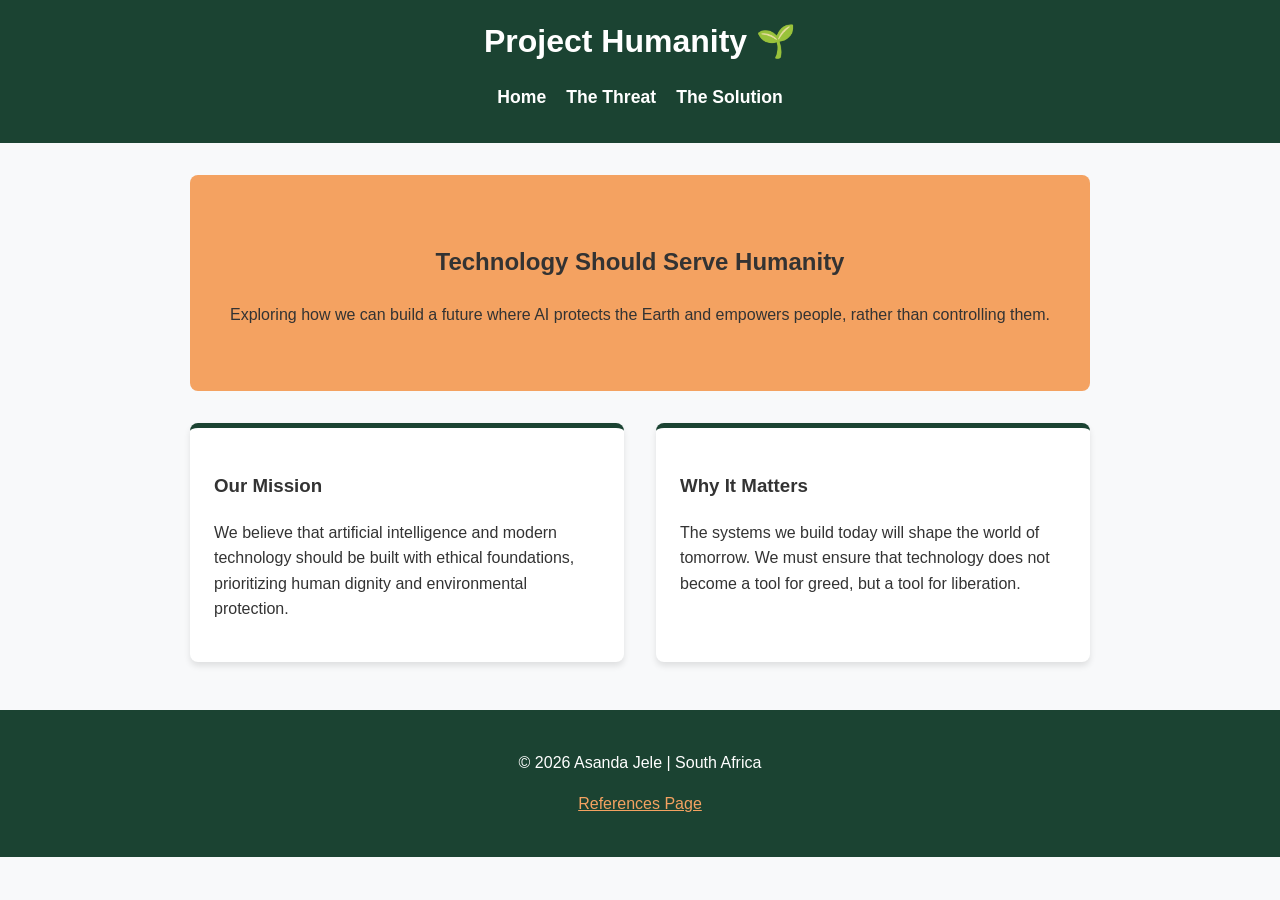
<file: project/index.html>
<!DOCTYPE html>
<html lang="en">
<head>
    <meta charset="UTF-8">
    <meta name="viewport" content="width=device-width, initial-scale=1.0">
    <meta name="description" content="Project Humanity: Exploring how technology and AI can be used to serve humanity and protect the Earth.">
    <meta name="author" content="Asanda Jele">
    <title>Project Humanity - Home</title>
    <link rel="stylesheet" href="project.css">
</head>
<body>
    <header>
        <h1>Project Humanity 🌱</h1>
        <nav>
            <ul>
                <li><a href="index.html">Home</a></li>
                <li><a href="threat.html">The Threat</a></li>
                <li><a href="solution.html">The Solution</a></li>
            </ul>
        </nav>
    </header>

    <main>
        <section class="hero">
            <h2>Technology Should Serve Humanity</h2>
            <p>Exploring how we can build a future where AI protects the Earth and empowers people, rather than controlling them.</p>
        </section>

        <section class="grid-cards">
            <div class="card">
                <h3>Our Mission</h3>
                <p>We believe that artificial intelligence and modern technology should be built with ethical foundations, prioritizing human dignity and environmental protection.</p>
            </div>
            <div class="card">
                <h3>Why It Matters</h3>
                <p>The systems we build today will shape the world of tomorrow. We must ensure that technology does not become a tool for greed, but a tool for liberation.</p>
            </div>
        </section>
    </main>

    <footer>
        <p>&copy; 2026 Asanda Jele | South Africa</p>
        <p><a href="references.html">References Page</a></p>
    </footer>
</body>
</html>
</file>
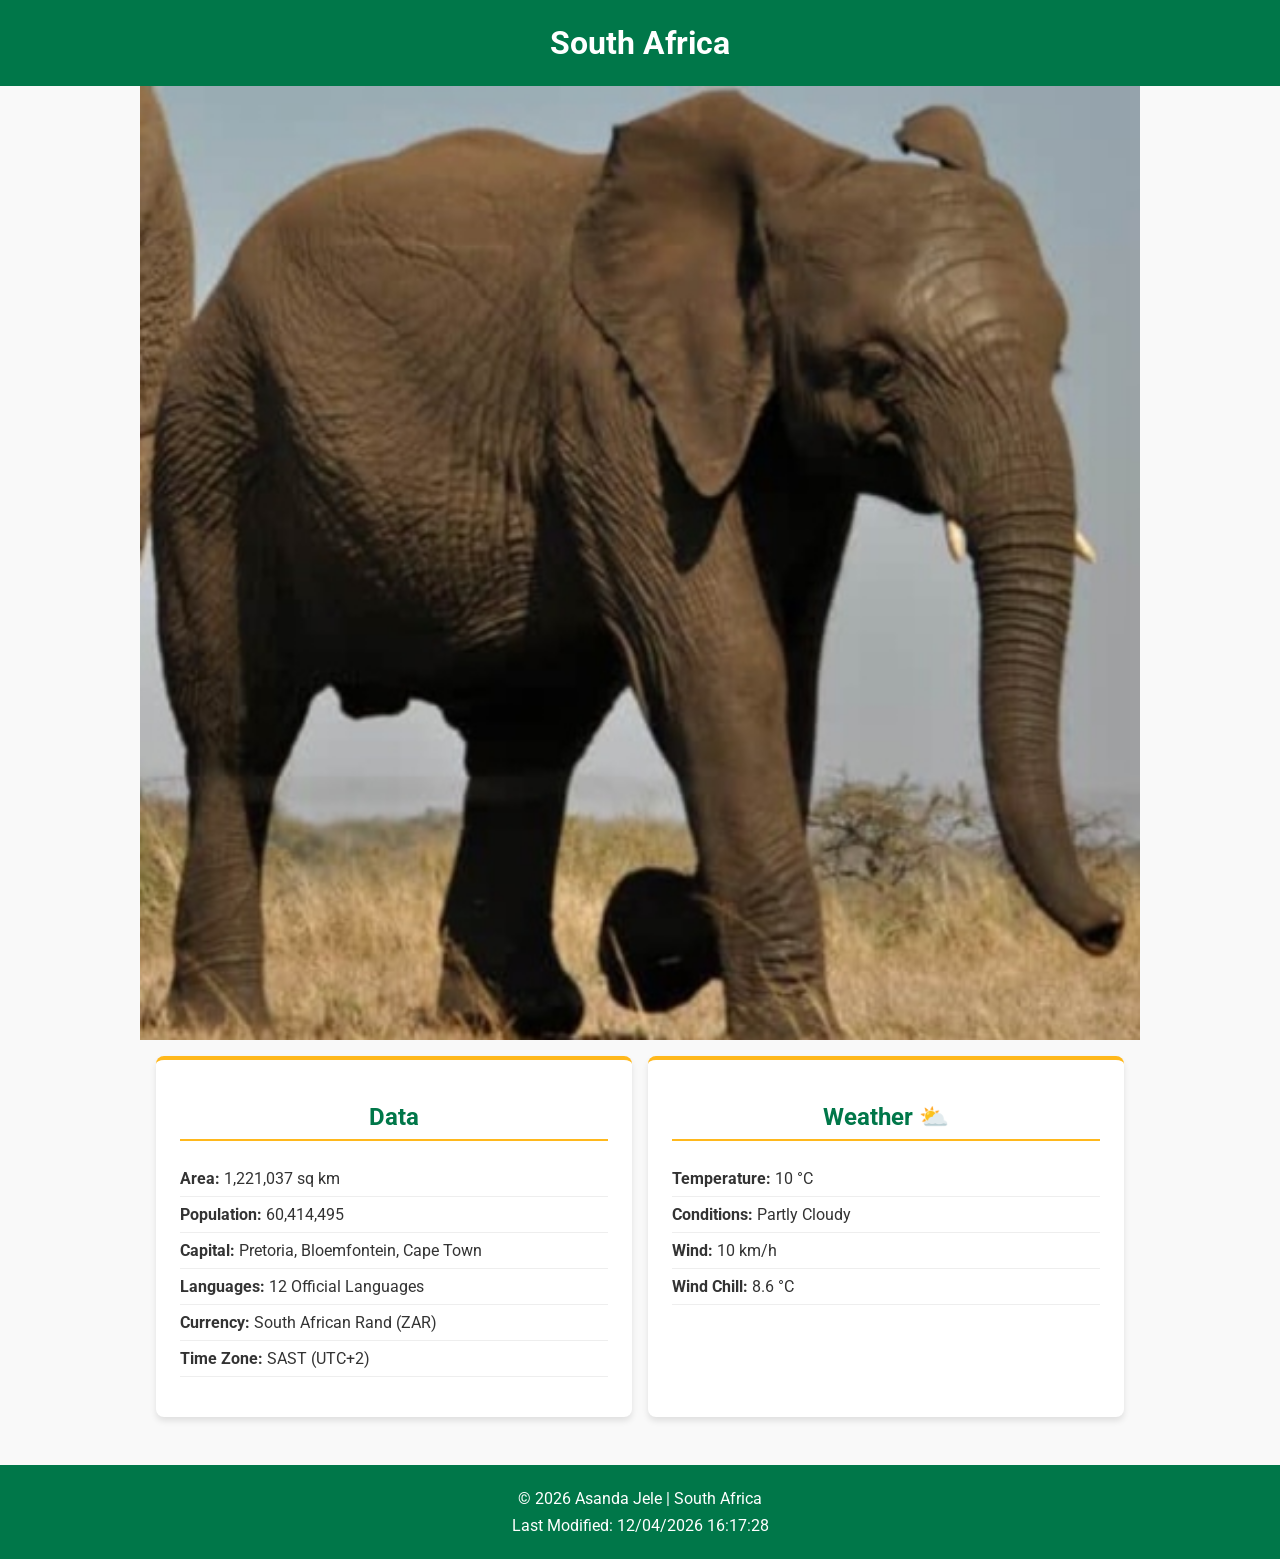
<file: place.html>
<!DOCTYPE html>
<html lang="en">
<head>
    <meta charset="UTF-8">
    <meta name="viewport" content="width=device-width, initial-scale=1.0">
    
    <!-- Fixed Meta Description (now over 50 characters) -->
    <meta name="description" content="A beautiful country page about South Africa featuring the Big 5 animals, geographic data, and a static weather forecast.">
    
    <meta name="author" content="Asanda Jele">
    <title>W03 Country Page - South Africa</title>
    
    <!-- Google Fonts -->
    <link rel="preconnect" href="https://fonts.googleapis.com">
    <link rel="preconnect" href="https://fonts.gstatic.com" crossorigin>
    <link href="https://fonts.googleapis.com/css2?family=Roboto&display=swap" rel="stylesheet">
    
    <!-- CSS and JS -->
    <link rel="stylesheet" href="styles/place.css">
    <script src="scripts/place.js" defer></script>
</head>
<body>
    <header>
        <h1>South Africa</h1>
    </header>

    <main>
        <!-- HERO IMAGE -->
        <div class="hero">
            <picture>
                <source srcset="images/hero-large.webp" media="(min-width: 600px)">
                <!-- Fixed: Removed width="100%" and height="auto" from here -->
                <img src="images/hero-small.webp" alt="Beautiful landscape of South Africa">
            </picture>
        </div>

        <div class="content-grid">
            <!-- DATA SECTION -->
            <section class="card">
                <h2>Data</h2>
                <ul>
                    <li><strong>Area:</strong> 1,221,037 sq km</li>
                    <li><strong>Population:</strong> 60,414,495</li>
                    <li><strong>Capital:</strong> Pretoria, Bloemfontein, Cape Town</li>
                    <li><strong>Languages:</strong> 12 Official Languages</li>
                    <li><strong>Currency:</strong> South African Rand (ZAR)</li>
                    <li><strong>Time Zone:</strong> SAST (UTC+2)</li>
                </ul>
            </section>

            <!-- WEATHER SECTION -->
            <section class="card">
                <h2>Weather <span class="weather-icon"></span></h2>
                
                <!-- SVG Icon for mobile -->
                <div class="mobile-weather-icon">
                    <svg xmlns="http://www.w3.org/2000/svg" width="48" height="48" viewBox="0 0 24 24"><path fill="currentColor" d="M6.76 4.84l-1.8-1.79l-1.41 1.41l1.79 1.79zM4 10.5H1v2h3zm9-9.95h-2V3.5h2zm7.45 3.91l-1.41-1.41l-1.79 1.79l1.41 1.41zm-3.21 13.7l1.79 1.8l1.41-1.41l-1.8-1.79zM20 10.5v2h3v-2zm-8-5c-3.31 0-6 2.69-6 6s2.69 6 6 6s6-2.69 6-6s-2.69-6-6-6m-5.24 11.76l-1.79 1.79l1.41 1.41l1.79-1.79zM11 19.5H9v3h2z"/></svg>
                </div>

                <ul>
                    <li><strong>Temperature:</strong> 10 °C</li>
                    <li><strong>Conditions:</strong> Partly Cloudy</li>
                    <li><strong>Wind:</strong> 10 km/h</li>
                    <li><strong>Wind Chill:</strong> <span id="windchill">N/A</span></li>
                </ul>
            </section>
        </div>
    </main>

    <footer>
        <p>&copy; <span id="currentyear"></span> Asanda Jele | South Africa</p>
        <p id="lastModified"></p>
    </footer>
</body>
</html>
</file>
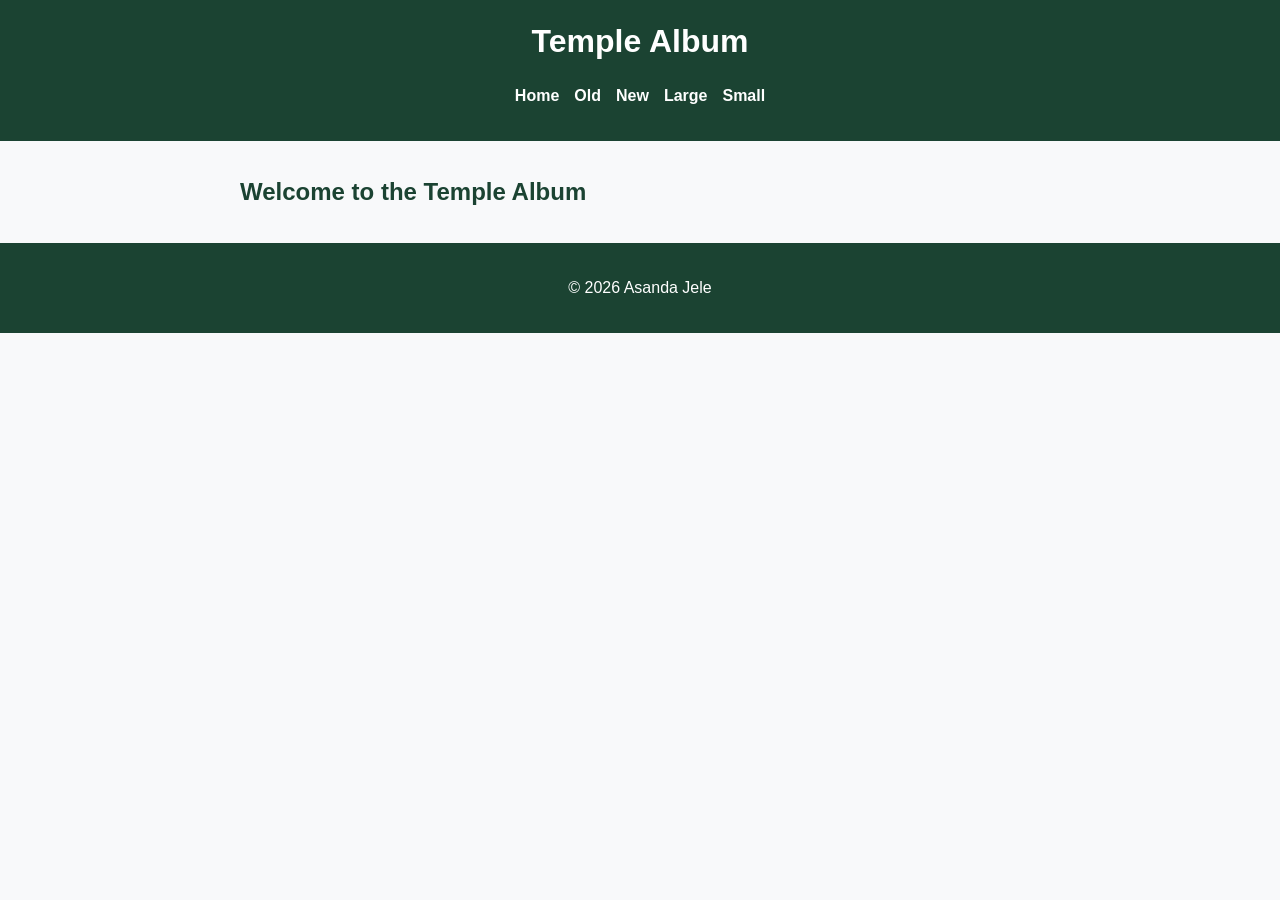
<file: project/filtered-temples.html>
<!DOCTYPE html>
<html lang="en">
<head>
    <meta charset="UTF-8">
    <meta name="viewport" content="width=device-width, initial-scale=1.0">
    <meta name="description" content="A dynamic picture album displaying temples of the Church of Jesus Christ of Latter-day Saints, filtered by age and size.">
    <meta name="author" content="Asanda Jele">
    <title>Temple Album</title>
    <link rel="stylesheet" href="siteplan.css">
    <script src="siteplan.js" defer></script>
</head>
<body>
    <header>
        <h1>Temple Album</h1>
        <nav>
            <ul>
                <li><a href="#">Home</a></li>
                <li><a href="#">Old</a></li>
                <li><a href="#">New</a></li>
                <li><a href="#">Large</a></li>
                <li><a href="#">Small</a></li>
            </ul>
        </nav>
    </header>
    <main>
        <h2>Welcome to the Temple Album</h2>
    </main>
    <footer>
        <p>&copy; 2026 Asanda Jele</p>
    </footer>
</body>
</html>
</file>
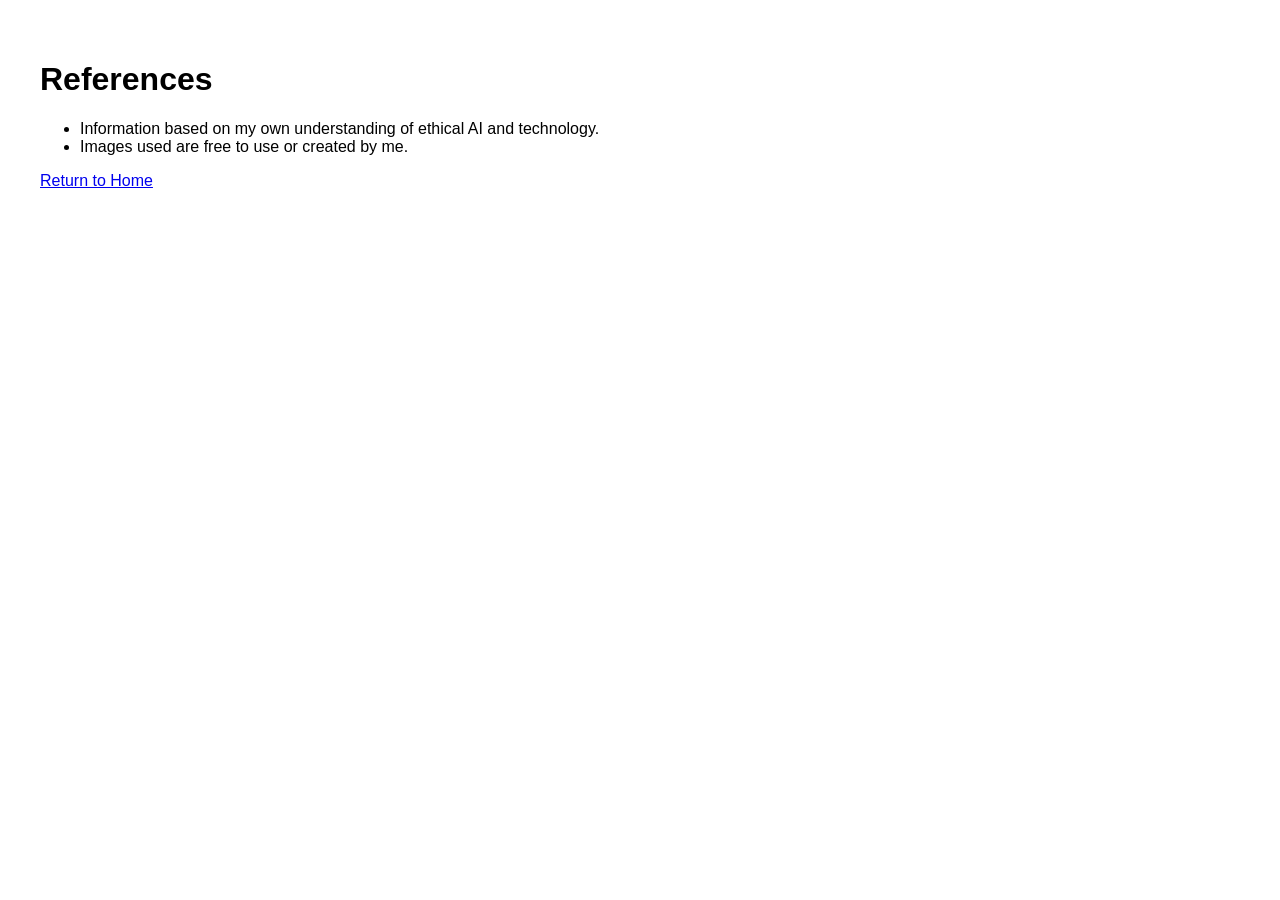
<file: project/references.html>
<!DOCTYPE html>
<html lang="en">
<head>
    <meta charset="UTF-8">
    <meta name="viewport" content="width=device-width, initial-scale=1.0">
    <title>References</title>
</head>
<body style="font-family: Arial; padding: 2rem;">
    <h1>References</h1>
    <ul>
        <li>Information based on my own understanding of ethical AI and technology.</li>
        <li>Images used are free to use or created by me.</li>
    </ul>
    <a href="index.html">Return to Home</a>
</body>
</html>
</file>
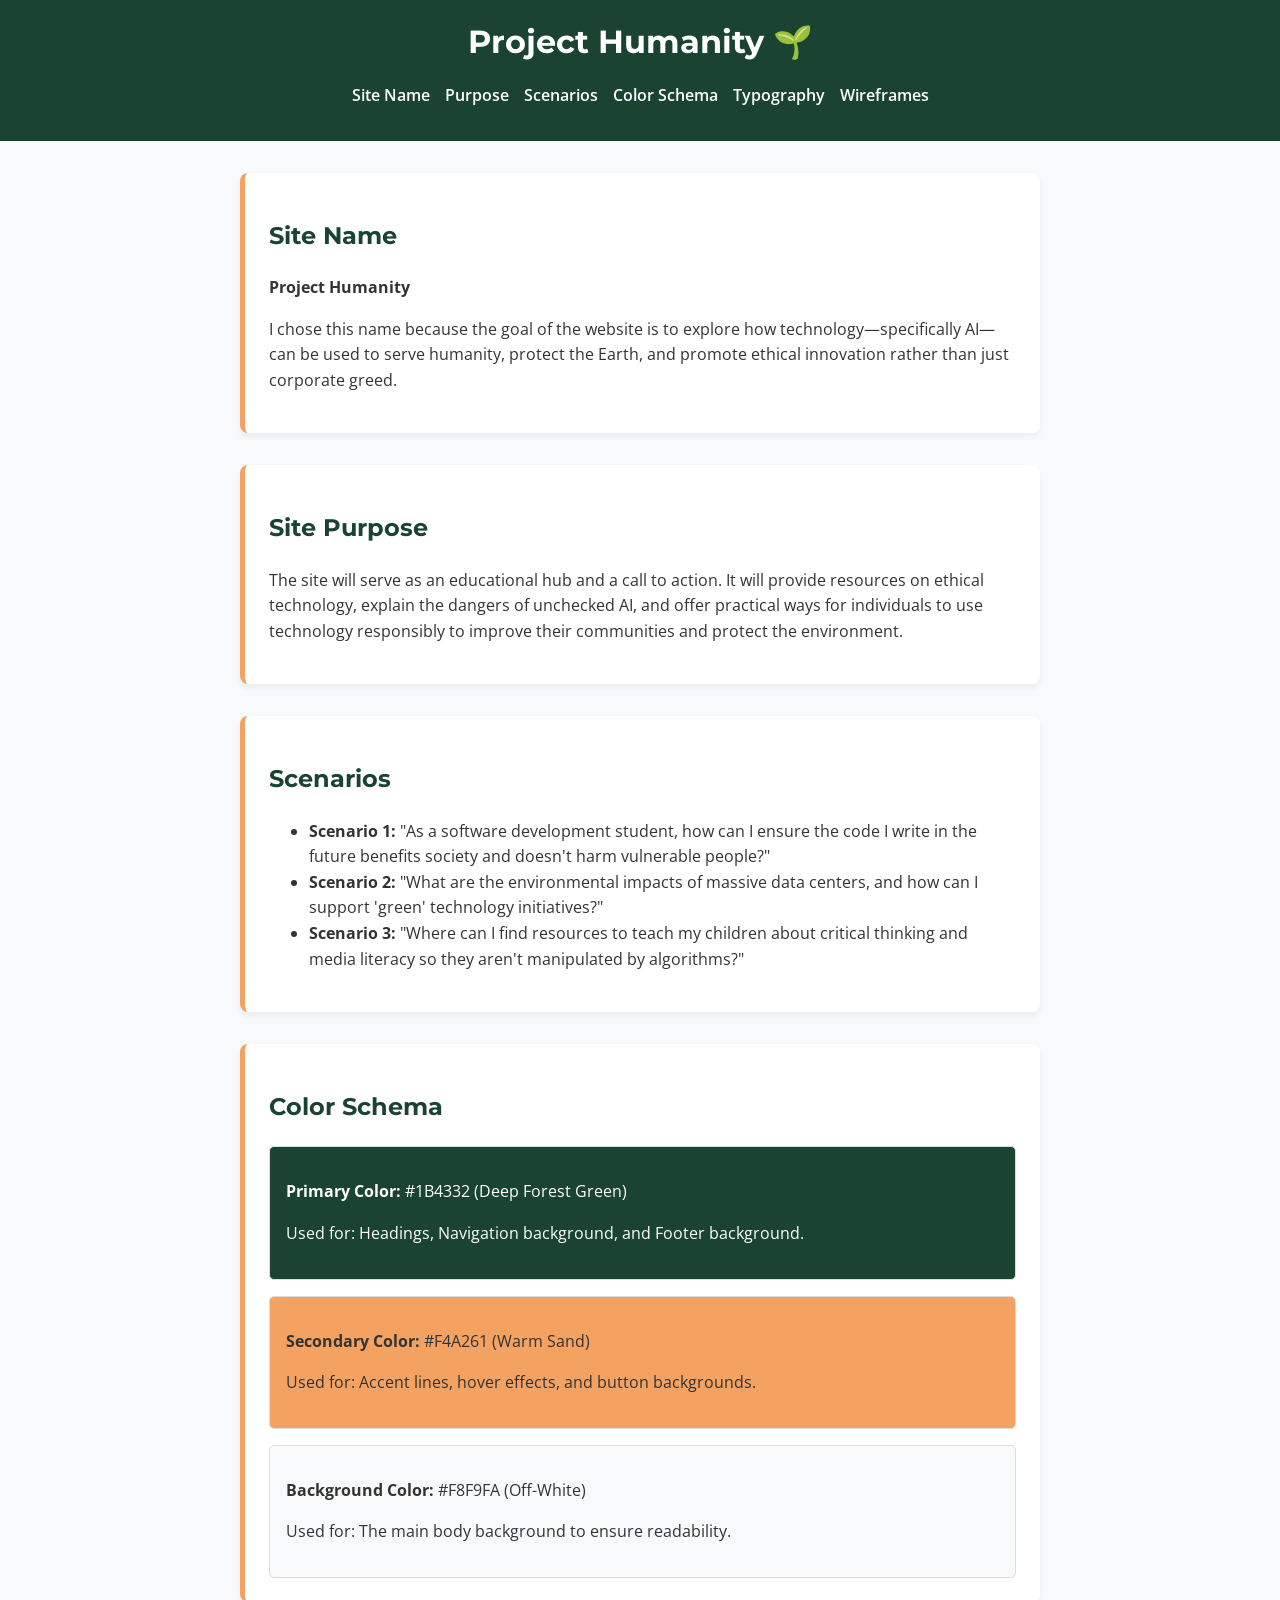
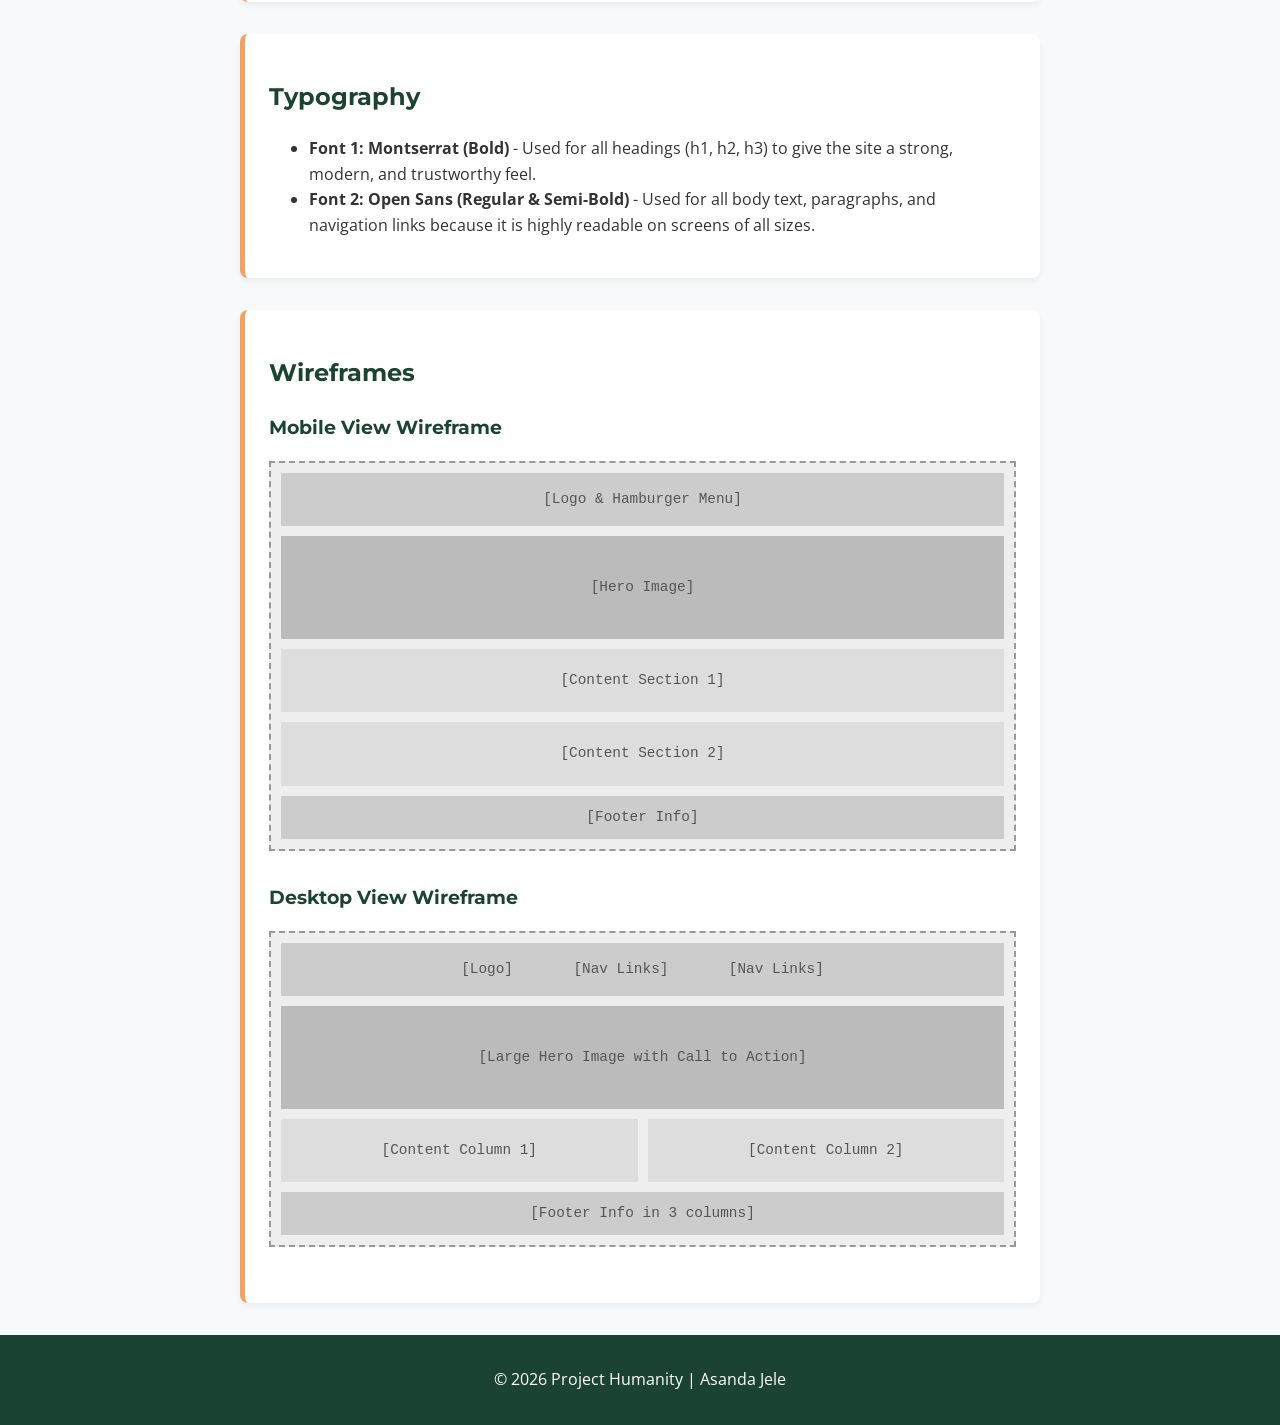
<file: project/siteplan.html>
<!DOCTYPE html>
<html lang="en">
<head>
    <meta charset="UTF-8">
    <meta name="viewport" content="width=device-width, initial-scale=1.0">
    
    <!-- Fixed Meta Description: Now over 50 characters -->
    <meta name="description" content="A comprehensive website planning document for Project Humanity, detailing the site's purpose, target audience, scenarios, and design schema.">
    
    <meta name="author" content="Asanda Jele">
    <title>Project Humanity - Site Plan</title>
    
    <link rel="preconnect" href="https://fonts.googleapis.com">
    <link rel="preconnect" href="https://fonts.gstatic.com" crossorigin>
    <link href="https://fonts.googleapis.com/css2?family=Montserrat:wght@700&family=Open+Sans:wght@400;600&display=swap" rel="stylesheet">
    
    <link rel="stylesheet" href="siteplan.css">
</head>
<body>
    <header>
        <div class="logo-container">
            <h1>Project Humanity 🌱</h1>
        </div>
        <nav>
            <ul>
                <li><a href="#site-name">Site Name</a></li>
                <li><a href="#site-purpose">Purpose</a></li>
                <li><a href="#scenarios">Scenarios</a></li>
                <li><a href="#colors">Color Schema</a></li>
                <li><a href="#typography">Typography</a></li>
                <li><a href="#wireframes">Wireframes</a></li>
            </ul>
        </nav>
    </header>

    <main>
        <section id="site-name">
            <h2>Site Name</h2>
            <p><strong>Project Humanity</strong></p>
            <p>I chose this name because the goal of the website is to explore how technology—specifically AI—can be used to serve humanity, protect the Earth, and promote ethical innovation rather than just corporate greed.</p>
        </section>

        <section id="site-purpose">
            <h2>Site Purpose</h2>
            <p>The site will serve as an educational hub and a call to action. It will provide resources on ethical technology, explain the dangers of unchecked AI, and offer practical ways for individuals to use technology responsibly to improve their communities and protect the environment.</p>
        </section>

        <section id="scenarios">
            <h2>Scenarios</h2>
            <ul>
                <li><strong>Scenario 1:</strong> "As a software development student, how can I ensure the code I write in the future benefits society and doesn't harm vulnerable people?"</li>
                <li><strong>Scenario 2:</strong> "What are the environmental impacts of massive data centers, and how can I support 'green' technology initiatives?"</li>
                <li><strong>Scenario 3:</strong> "Where can I find resources to teach my children about critical thinking and media literacy so they aren't manipulated by algorithms?"</li>
            </ul>
        </section>

        <section id="colors">
            <h2>Color Schema</h2>
            <div class="color-boxes">
                <div class="color-box primary">
                    <p><strong>Primary Color:</strong> #1B4332 (Deep Forest Green)</p>
                    <p>Used for: Headings, Navigation background, and Footer background.</p>
                </div>
                <div class="color-box secondary">
                    <p><strong>Secondary Color:</strong> #F4A261 (Warm Sand)</p>
                    <p>Used for: Accent lines, hover effects, and button backgrounds.</p>
                </div>
                <div class="color-box background">
                    <p><strong>Background Color:</strong> #F8F9FA (Off-White)</p>
                    <p>Used for: The main body background to ensure readability.</p>
                </div>
            </div>
        </section>

        <section id="typography">
            <h2>Typography</h2>
            <ul>
                <li><strong>Font 1: Montserrat (Bold)</strong> - Used for all headings (h1, h2, h3) to give the site a strong, modern, and trustworthy feel.</li>
                <li><strong>Font 2: Open Sans (Regular & Semi-Bold)</strong> - Used for all body text, paragraphs, and navigation links because it is highly readable on screens of all sizes.</li>
            </ul>
        </section>

        <section id="wireframes">
            <h2>Wireframes</h2>
            
            <h3>Mobile View Wireframe</h3>
            <div class="wireframe mobile-wireframe">
                <div class="wf-header">[Logo & Hamburger Menu]</div>
                <div class="wf-hero">[Hero Image]</div>
                <div class="wf-content">[Content Section 1]</div>
                <div class="wf-content">[Content Section 2]</div>
                <div class="wf-footer">[Footer Info]</div>
            </div>

            <h3>Desktop View Wireframe</h3>
            <div class="wireframe desktop-wireframe">
                <div class="wf-header">[Logo] &nbsp;&nbsp;&nbsp;&nbsp;&nbsp; [Nav Links] &nbsp;&nbsp;&nbsp;&nbsp;&nbsp; [Nav Links]</div>
                <div class="wf-hero">[Large Hero Image with Call to Action]</div>
                <div class="wf-grid">
                    <div class="wf-col">[Content Column 1]</div>
                    <div class="wf-col">[Content Column 2]</div>
                </div>
                <div class="wf-footer">[Footer Info in 3 columns]</div>
            </div>
        </section>
    </main>

    <footer>
        <p>&copy; 2026 Project Humanity | Asanda Jele</p>
    </footer>
</body>
</html>
</file>
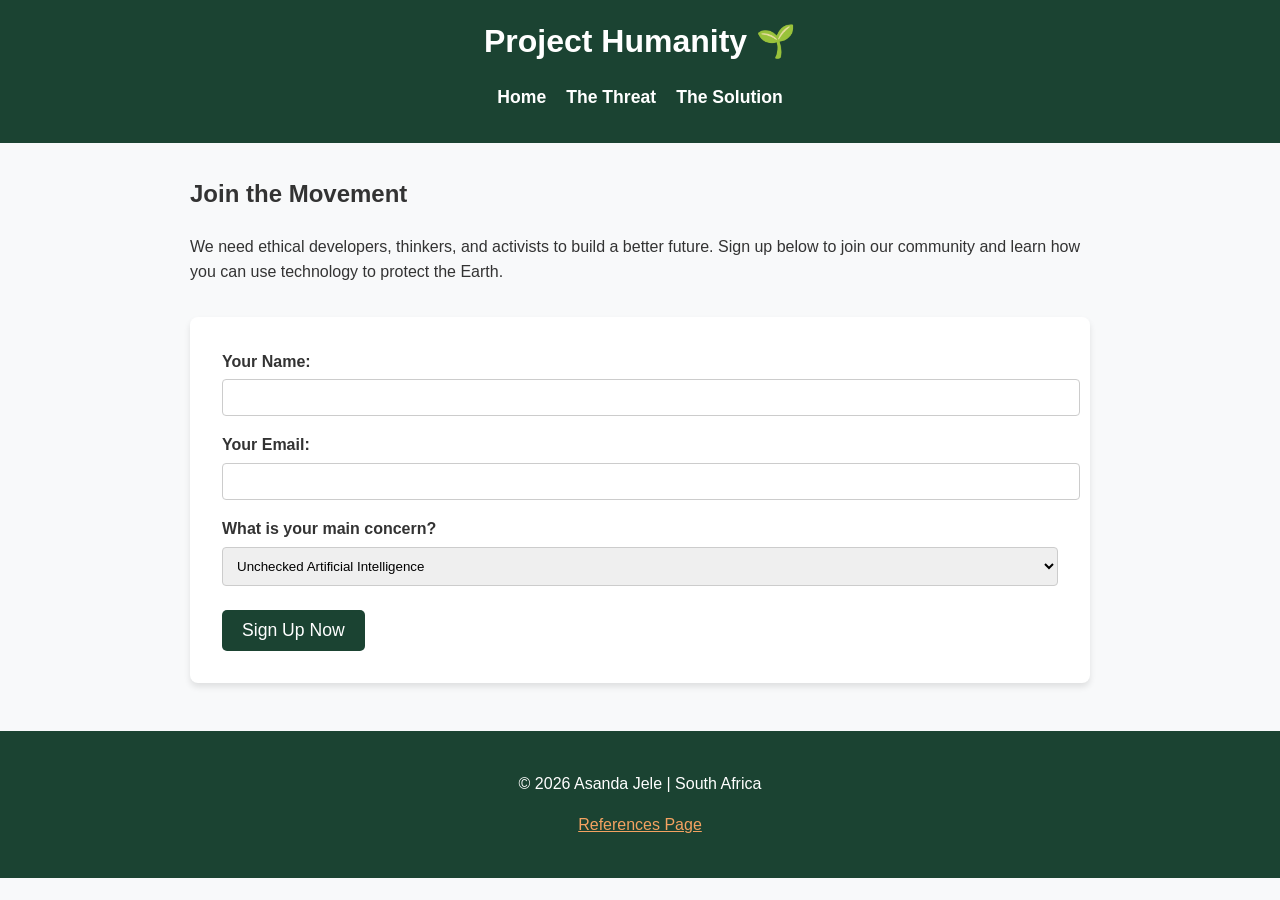
<file: project/solution.html>
<!DOCTYPE html>
<html lang="en">
<head>
    <meta charset="UTF-8">
    <meta name="viewport" content="width=device-width, initial-scale=1.0">
    <meta name="description" content="Join the Project Humanity movement and help support ethical technology.">
    <meta name="author" content="Asanda Jele">
    <title>Project Humanity - The Solution</title>
    <link rel="stylesheet" href="project.css">
</head>
<body>
    <header>
        <h1>Project Humanity 🌱</h1>
        <nav>
            <ul>
                <li><a href="index.html">Home</a></li>
                <li><a href="threat.html">The Threat</a></li>
                <li><a href="solution.html">The Solution</a></li>
            </ul>
        </nav>
    </header>

    <main>
        <h2>Join the Movement</h2>
        <p>We need ethical developers, thinkers, and activists to build a better future. Sign up below to join our community and learn how you can use technology to protect the Earth.</p>
        
        <div style="background: white; padding: 2rem; border-radius: 8px; margin-top: 2rem; box-shadow: 0 4px 6px rgba(0,0,0,0.1);">
            <form action="#" method="get">
                <div style="margin-bottom: 1rem;">
                    <label for="name" style="display: block; font-weight: bold; margin-bottom: 5px;">Your Name:</label>
                    <input type="text" id="name" name="name" required style="width: 100%; padding: 10px; border: 1px solid #ccc; border-radius: 4px;">
                </div>
                
                <div style="margin-bottom: 1rem;">
                    <label for="email" style="display: block; font-weight: bold; margin-bottom: 5px;">Your Email:</label>
                    <input type="email" id="email" name="email" required style="width: 100%; padding: 10px; border: 1px solid #ccc; border-radius: 4px;">
                </div>

                <div style="margin-bottom: 1.5rem;">
                    <label for="concern" style="display: block; font-weight: bold; margin-bottom: 5px;">What is your main concern?</label>
                    <select id="concern" name="concern" style="width: 100%; padding: 10px; border: 1px solid #ccc; border-radius: 4px;">
                        <option value="ai">Unchecked Artificial Intelligence</option>
                        <option value="environment">Environmental Destruction</option>
                        <option value="privacy">Digital Privacy</option>
                    </select>
                </div>

                <button type="submit" style="background: #1B4332; color: white; padding: 10px 20px; border: none; border-radius: 5px; cursor: pointer; font-size: 1.1rem;">Sign Up Now</button>
            </form>
        </div>
    </main>

    <footer>
        <p>&copy; 2026 Asanda Jele | South Africa</p>
        <p><a href="references.html">References Page</a></p>
    </footer>
</body>
</html>
</file>
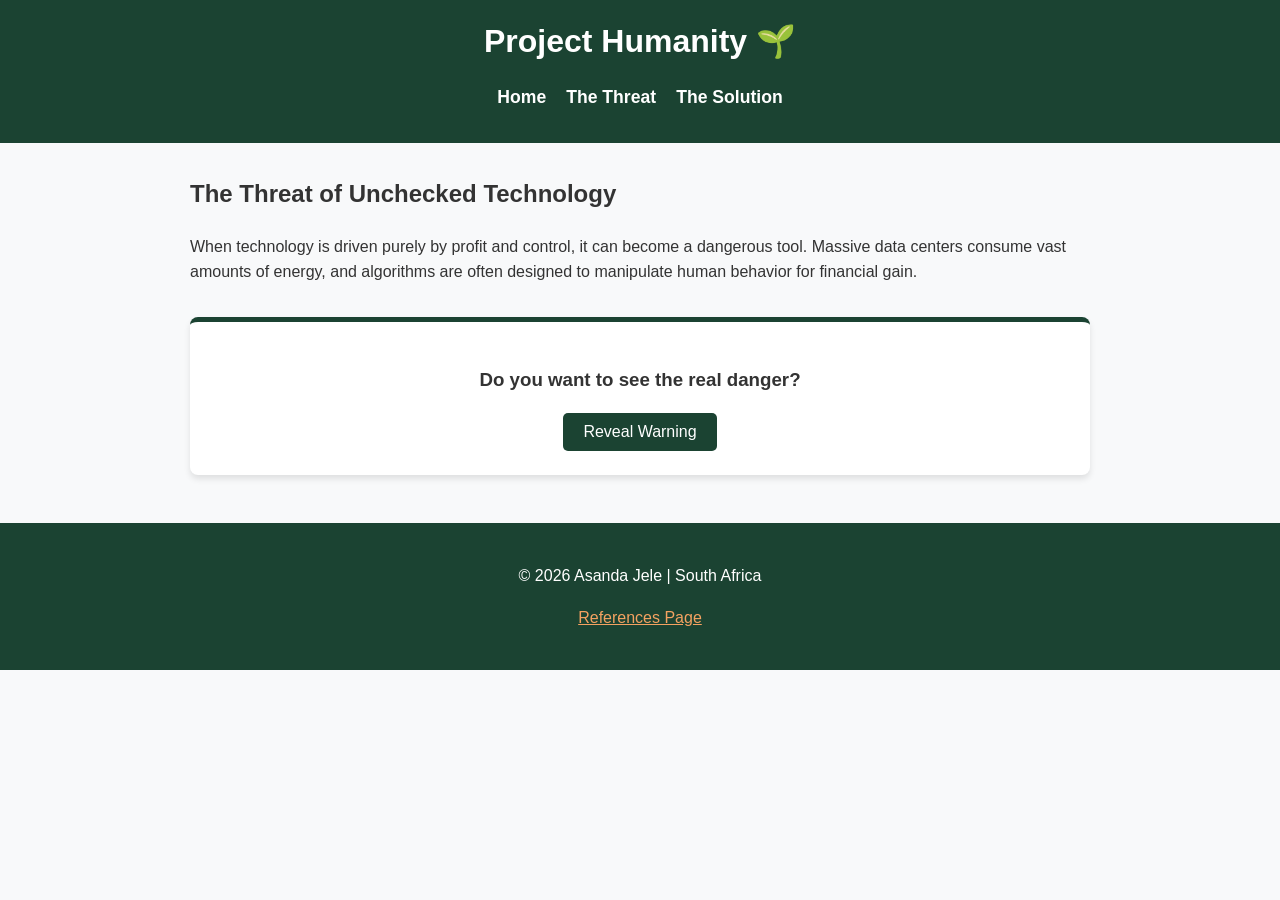
<file: project/threat.html>
<!DOCTYPE html>
<html lang="en">
<head>
    <meta charset="UTF-8">
    <meta name="viewport" content="width=device-width, initial-scale=1.0">
    <meta name="description" content="Understanding the threats of unchecked AI and corporate greed in modern technology.">
    <meta name="author" content="Asanda Jele">
    <title>Project Humanity - The Threat</title>
    <link rel="stylesheet" href="project.css">
    <script defer>
        window.addEventListener('DOMContentLoaded', () => {
            const btn = document.getElementById('revealBtn');
            const hiddenText = document.getElementById('hiddenText');
            
            btn.addEventListener('click', () => {
                if (hiddenText.style.display === 'none') {
                    hiddenText.style.display = 'block';
                    btn.textContent = 'Hide Warning';
                } else {
                    hiddenText.style.display = 'none';
                    btn.textContent = 'Reveal Warning';
                }
            });
        });
    </script>
</head>
<body>
    <header>
        <h1>Project Humanity 🌱</h1>
        <nav>
            <ul>
                <li><a href="index.html">Home</a></li>
                <li><a href="threat.html">The Threat</a></li>
                <li><a href="solution.html">The Solution</a></li>
            </ul>
        </nav>
    </header>

    <main>
        <h2>The Threat of Unchecked Technology</h2>
        <p>When technology is driven purely by profit and control, it can become a dangerous tool. Massive data centers consume vast amounts of energy, and algorithms are often designed to manipulate human behavior for financial gain.</p>
        
        <div class="card" style="margin-top: 2rem; text-align: center;">
            <h3>Do you want to see the real danger?</h3>
            <button id="revealBtn" style="padding: 10px 20px; background: #1B4332; color: white; border: none; cursor: pointer; border-radius: 5px; font-size: 1rem;">Reveal Warning</button>
            <div id="hiddenText" style="display: none; margin-top: 1rem; color: red; font-weight: bold;">
                <p>The true danger is not that AI will hate us, but that humans will use AI to exploit other humans, destroying the Earth in the process for short-term profit.</p>
            </div>
        </div>
    </main>

    <footer>
        <p>&copy; 2026 Asanda Jele | South Africa</p>
        <p><a href="references.html">References Page</a></p>
    </footer>
</body>
</html>
</file>
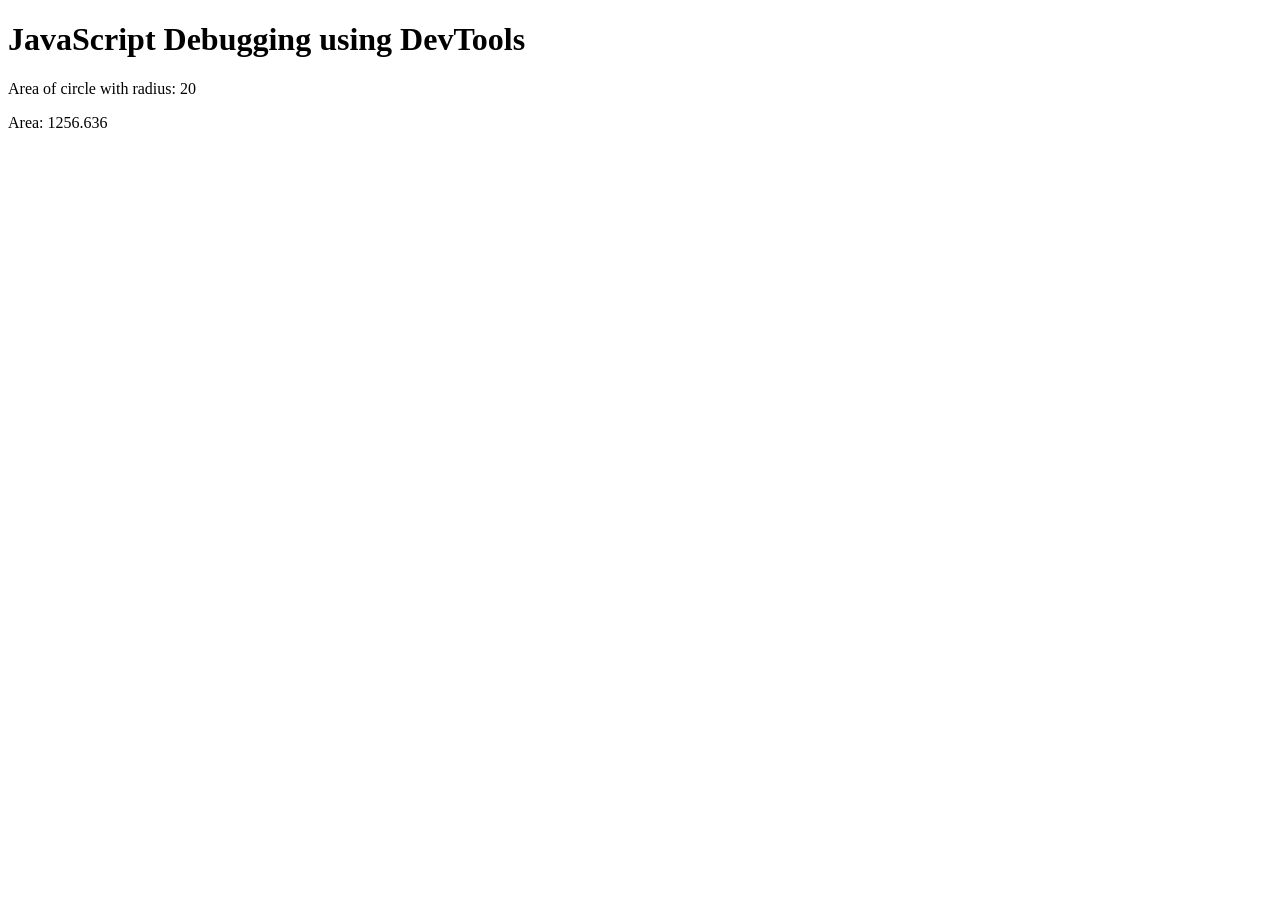
<file: week02/debugging.html>
<!DOCTYPE html>
<html lang="en">

<head>
    <meta charset="UTF-8">
    <meta name="viewport" content="width=device-width, initial-scale=1.0">
    <title>JavaScript Debugging</title>
</head>

<body>
    <h1>JavaScript Debugging using DevTools</h1>
    <p>Area of circle with radius: <span id="radius"></span></p>
    <p>Area: <span id="area"></span></p>

    <!-- Link to your JS file -->
    <script src="scripts/debugging.js" defer></script>
</body>

</html>
</file>
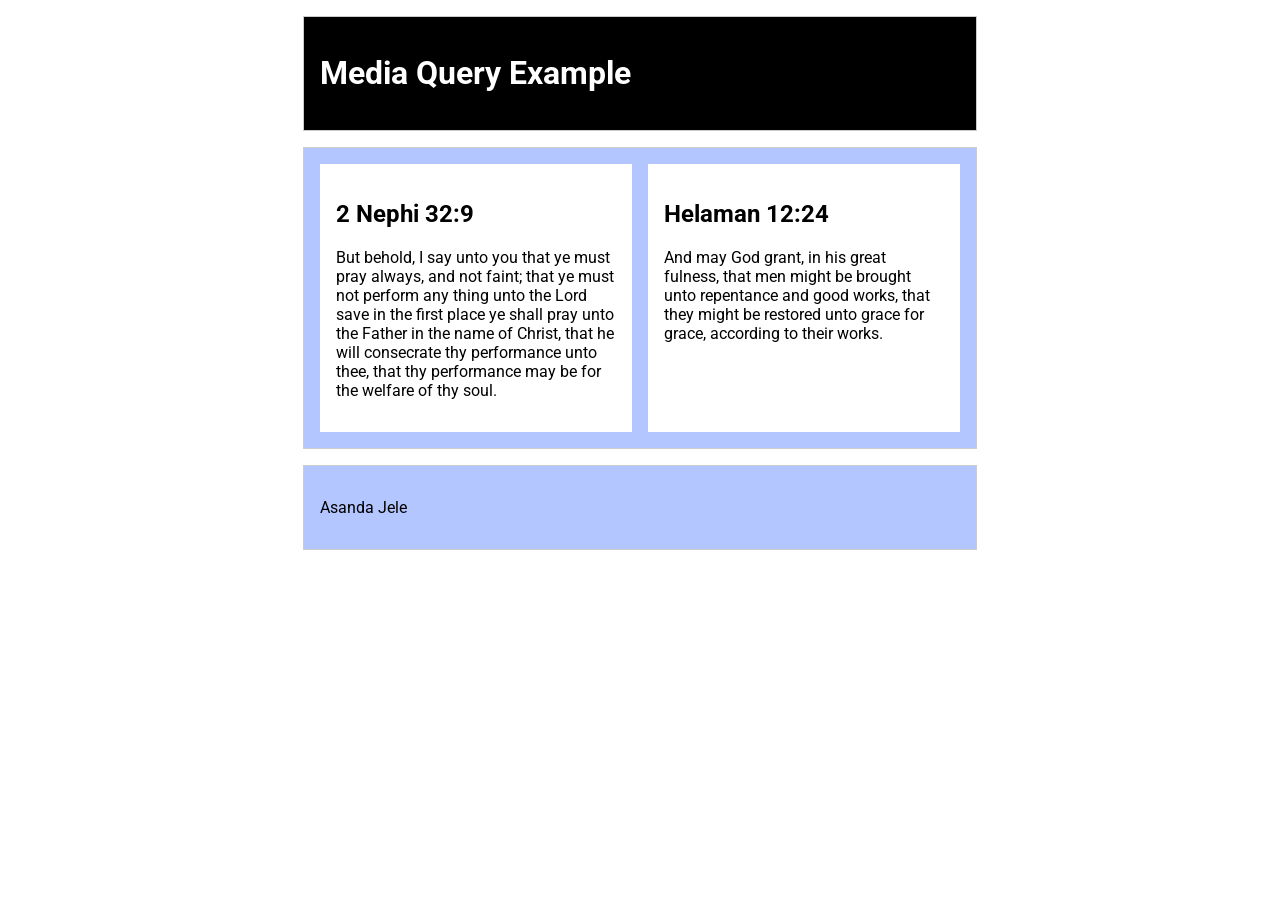
<file: week02/media-query.html>
<!DOCTYPE html>
<html lang="en">

<head>
    <meta charset="UTF-8">
    <meta name="viewport" content="width=device-width, initial-scale=1.0">
    <meta name="description" content="CSS Media Query Example">
    <meta name="author" content="Asanda Jele">
    <title>Media Query Example</title>

    <!-- Google Fonts -->
    <link rel="preconnect" href="https://fonts.googleapis.com">
    <link rel="preconnect" href="https://fonts.gstatic.com" crossorigin>
    <link href="https://fonts.googleapis.com/css2?family=Roboto&display=swap" rel="stylesheet">

    <!-- CSS Links -->
    <link rel="stylesheet" href="styles/media-query.css">
    <link rel="stylesheet" href="styles/media-query-large.css">
</head>

<body>
    <header>
        <h1>Media Query Example</h1>
    </header>
    <main>
        <section>
            <h2>2 Nephi 32:9</h2>
            <p>But behold, I say unto you that ye must pray always, and not faint; that ye must not perform any thing
                unto the Lord save in the first place ye shall pray unto the Father in the name of Christ, that he will
                consecrate thy performance unto thee, that thy performance may be for the welfare of thy soul.</p>
        </section>
        <section>
            <h2>Helaman 12:24</h2>
            <p>And may God grant, in his great fulness, that men might be brought unto repentance and good works, that
                they might be restored unto grace for grace, according to their works.</p>
        </section>
    </main>
    <footer>
        <p>Asanda Jele</p>
    </footer>
</body>

</html>
</file>
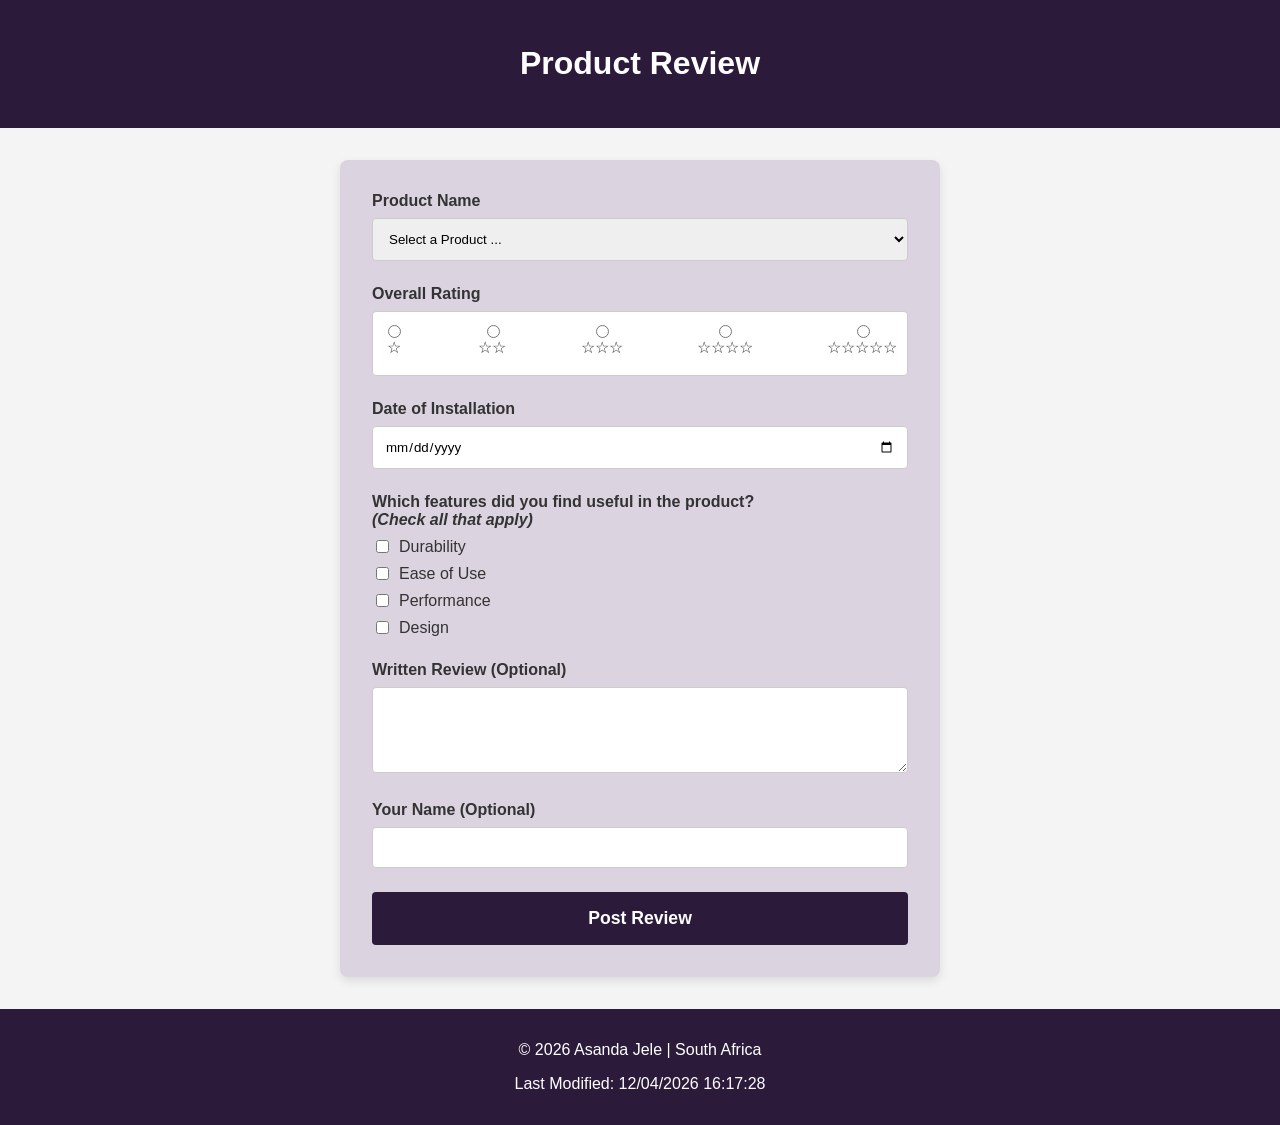
<file: week05/form.html>
<!DOCTYPE html>
<html lang="en">
<head>
    <meta charset="UTF-8">
    <meta name="viewport" content="width=device-width, initial-scale=1.0">
    <meta name="description" content="A dynamic product review form where users can rate products, select features they found useful, and leave a written review.">
    <meta name="author" content="Asanda Jele">
    <title>Product Review Form</title>
    
    <!-- Pointing to the root styles folder -->
    <link rel="stylesheet" href="../styles/form.css">
    
    <!-- Pointing to the root scripts folder -->
    <script src="../scripts/form.js" defer></script>
</head>
<body>
    <header>
        <h1>Product Review</h1>
    </header>

    <main>
        <form action="review.html" method="get">
            
            <!-- Product Name -->
            <div class="form-group">
                <label for="productName">Product Name</label>
                <select id="productName" name="productName" required>
                    <option value="" disabled selected>Select a Product ...</option>
                </select>
            </div>

            <!-- Overall Rating -->
            <div class="form-group">
                <label>Overall Rating</label>
                <div class="rating-container">
                    <label><input type="radio" id="rating1" name="rating" value="1" required> ☆</label>
                    <label><input type="radio" id="rating2" name="rating" value="2" required> ☆☆</label>
                    <label><input type="radio" id="rating3" name="rating" value="3" required> ☆☆☆</label>
                    <label><input type="radio" id="rating4" name="rating" value="4" required> ☆☆☆☆</label>
                    <label><input type="radio" id="rating5" name="rating" value="5" required> ☆☆☆☆☆</label>
                </div>
            </div>

            <!-- Date of Installation -->
            <div class="form-group">
                <label for="installDate">Date of Installation</label>
                <input type="date" id="installDate" name="installDate" required>
            </div>

            <!-- Useful Features -->
            <div class="form-group">
                <label>Which features did you find useful in the product?<br><em>(Check all that apply)</em></label>
                <div class="checkbox-group">
                    <label><input type="checkbox" id="feat1" name="features" value="durability"> Durability</label>
                    <label><input type="checkbox" id="feat2" name="features" value="ease-of-use"> Ease of Use</label>
                    <label><input type="checkbox" id="feat3" name="features" value="performance"> Performance</label>
                    <label><input type="checkbox" id="feat4" name="features" value="design"> Design</label>
                </div>
            </div>

            <!-- Written Review -->
            <div class="form-group">
                <label for="writtenReview">Written Review (Optional)</label>
                <textarea id="writtenReview" name="writtenReview" rows="4"></textarea>
            </div>

            <!-- User Name -->
            <div class="form-group">
                <label for="userName">Your Name (Optional)</label>
                <input type="text" id="userName" name="userName">
            </div>

            <input type="submit" value="Post Review" class="submit-btn">
        </form>
    </main>

    <footer>
        <p>&copy; <span id="currentyear"></span> Asanda Jele | South Africa</p>
        <p id="lastModified"></p>
    </footer>
</body>
</html>
</file>
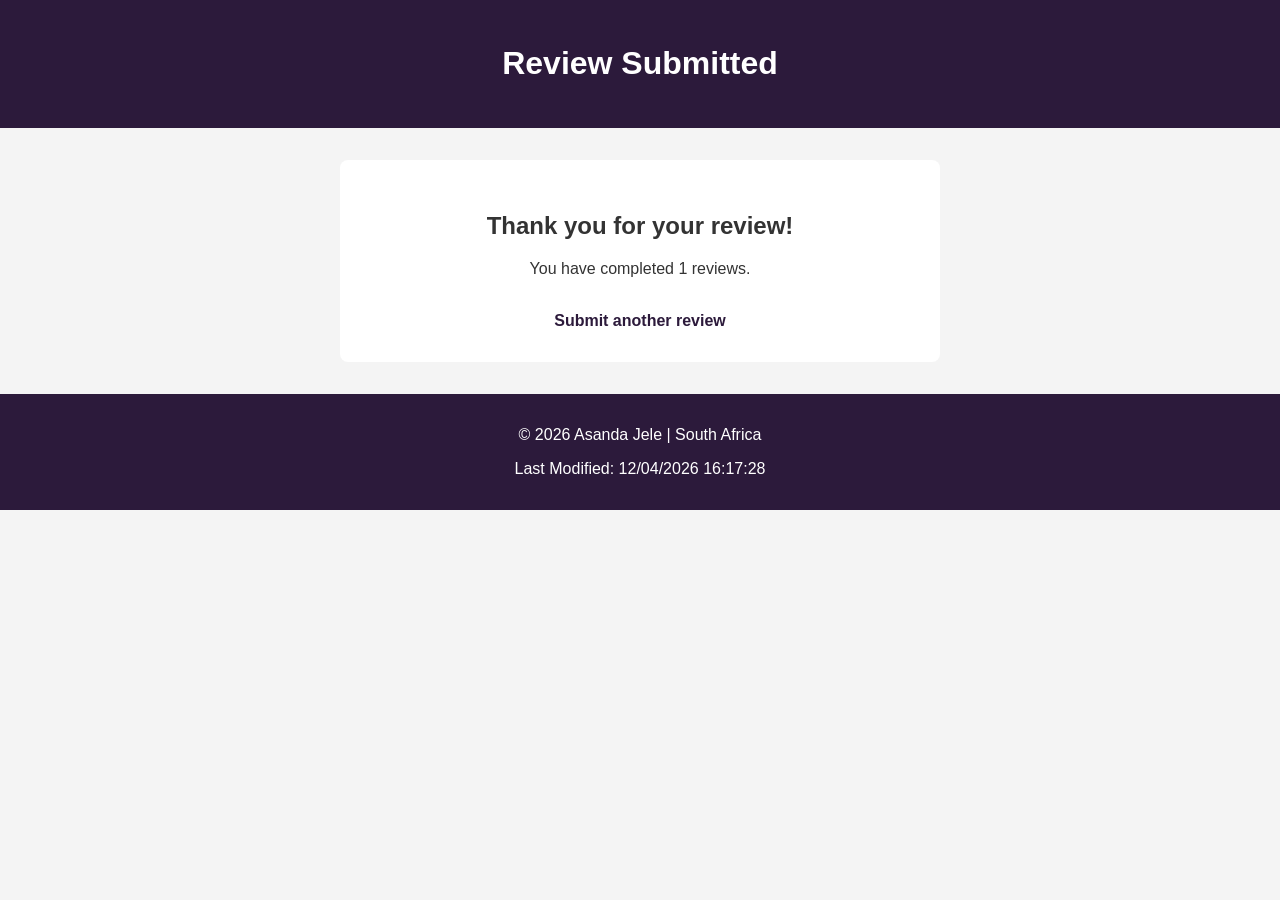
<file: week05/review.html>
<!DOCTYPE html>
<html lang="en">
<head>
    <meta charset="UTF-8">
    <meta name="viewport" content="width=device-width, initial-scale=1.0">
    
    <!-- Added meta description to satisfy the audit tool -->
    <meta name="description" content="Review confirmation page for the Product Review Form assignment. Displays the total number of reviews submitted.">
    
    <meta name="author" content="Asanda Jele">
    <title>Review Submitted</title>
    
    <!-- Pointing to the root styles folder -->
    <link rel="stylesheet" href="../styles/form.css">
    
    <script>
        // This script runs when the confirmation page loads
        window.addEventListener('DOMContentLoaded', () => {
            // Get current count from localStorage, or start at 0
            let reviewCount = Number(window.localStorage.getItem('reviewCount-ls')) || 0;
            
            // Increment the count
            reviewCount++;
            
            // Save it back to localStorage
            window.localStorage.setItem('reviewCount-ls', reviewCount);
            
            // Display the count on the page
            document.getElementById('reviewCount').textContent = reviewCount;
        });
    </script>
</head>
<body>
    <header>
        <h1>Review Submitted</h1>
    </header>
    
    <main>
        <div class="form-group" style="text-align: center; background: white; padding: 2rem; border-radius: 8px;">
            <h2>Thank you for your review!</h2>
            <p>You have completed <span id="reviewCount">0</span> reviews.</p>
            <br>
            <a href="form.html" style="color: var(--primary-color); font-weight: bold; text-decoration: none;">
                Submit another review
            </a>
        </div>
    </main>
    
    <footer>
        <p>&copy; <span id="currentyear"></span> Asanda Jele | South Africa</p>
        <p id="lastModified"></p>
    </footer>

    <script>
        // Adding the footer dates specifically for this page
        document.getElementById("currentyear").textContent = new Date().getFullYear();
        document.getElementById("lastModified").textContent = "Last Modified: " + document.lastModified;
    </script>
</body>
</html>
</file>
<file: project/project.css>
:root {
    --primary-color: #1B4332;
    --secondary-color: #F4A261;
    --bg-color: #F8F9FA;
    --text-color: #333333;
}

body {
    font-family: 'Open Sans', sans-serif;
    background-color: var(--bg-color);
    color: var(--text-color);
    margin: 0;
    padding: 0;
    line-height: 1.6;
}

header {
    background-color: var(--primary-color);
    color: white;
    padding: 1rem;
    text-align: center;
}

header h1 {
    margin: 0 0 1rem 0;
}

nav ul {
    list-style: none;
    padding: 0;
    display: flex;
    justify-content: center;
    gap: 20px;
}

nav a {
    color: white;
    text-decoration: none;
    font-weight: 600;
    font-size: 1.1rem;
}

nav a:hover {
    color: var(--secondary-color);
}

main {
    max-width: 900px;
    margin: 2rem auto;
    padding: 0 1rem;
}

.hero {
    text-align: center;
    padding: 3rem 1rem;
    background-color: var(--secondary-color);
    border-radius: 8px;
    margin-bottom: 2rem;
}

.grid-cards {
    display: grid;
    grid-template-columns: repeat(auto-fit, minmax(250px, 1fr));
    gap: 2rem;
}

.card {
    background: white;
    padding: 1.5rem;
    border-radius: 8px;
    box-shadow: 0 4px 6px rgba(0,0,0,0.1);
    border-top: 5px solid var(--primary-color);
}

footer {
    background-color: var(--primary-color);
    color: white;
    text-align: center;
    padding: 1.5rem;
    margin-top: 3rem;
}

footer a {
    color: var(--secondary-color);
    text-decoration: underline;
}

/* Mobile Responsiveness */
@media screen and (max-width: 600px) {
    nav ul {
        flex-direction: column;
        gap: 10px;
    }
}
</file>
<file: styles/place.css>
/* Global CSS Variables */
:root {
    --primary-color: #007749;
    /* South Africa Green */
    --secondary-color: #FFB81C;
    /* South Africa Gold */
    --text-color: #333;
    --bg-color: #f9f9f9;
    --card-bg: #ffffff;
}

body {
    font-family: 'Roboto', sans-serif;
    margin: 0;
    padding: 0;
    color: var(--text-color);
    background-color: var(--bg-color);
}

header {
    background-color: var(--primary-color);
    color: white;
    text-align: center;
    padding: 1.5rem;
}

h1 {
    margin: 0;
}

main {
    max-width: 1000px;
    margin: 0 auto;
}

.hero img {
    width: 100%;
    display: block;
}

.content-grid {
    display: grid;
    grid-template-columns: 1fr;
    /* Mobile view: 1 column */
    gap: 1rem;
    padding: 1rem;
}

.card {
    background-color: var(--card-bg);
    padding: 1.5rem;
    border-radius: 8px;
    box-shadow: 0 4px 6px rgba(0, 0, 0, 0.1);
    border-top: 4px solid var(--secondary-color);
}

h2 {
    color: var(--primary-color);
    text-align: center;
    border-bottom: 2px solid var(--secondary-color);
    padding-bottom: 0.5rem;
}

ul {
    list-style: none;
    padding: 0;
}

li {
    padding: 0.5rem 0;
    border-bottom: 1px solid #eee;
}

/* Mobile Weather Icon */
.mobile-weather-icon {
    text-align: center;
    margin-bottom: 1rem;
    color: var(--secondary-color);
}

/* Hide the desktop emoji on mobile */
.weather-icon {
    display: none;
}

footer {
    background-color: var(--primary-color);
    color: white;
    text-align: center;
    padding: 1rem;
    margin-top: 2rem;
}

footer p {
    margin: 0.5rem 0;
}

/* Media Query for Wider Views (Desktop) */
@media (min-width: 600px) {
    .content-grid {
        grid-template-columns: 1fr 1fr;
        /* 2 columns on desktop */
    }

    /* Hide the SVG mobile icon on desktop */
    .mobile-weather-icon {
        display: none;
    }

    /* Show the emoji on desktop using a pseudo-element */
    .weather-icon {
        display: inline;
    }

    .weather-icon::after {
        content: "⛅";
    }
}
</file>
<file: project/siteplan.css>
/* CSS Variables for Color Schema */
:root {
    --primary-color: #1B4332;
    --secondary-color: #F4A261;
    --bg-color: #F8F9FA;
    --text-color: #333333;
}

body {
    font-family: 'Open Sans', sans-serif;
    background-color: var(--bg-color);
    color: var(--text-color);
    margin: 0;
    padding: 0;
    line-height: 1.6;
}

/* Typography */
h1, h2, h3 {
    font-family: 'Montserrat', sans-serif;
    color: var(--primary-color);
}

/* Header */
header {
    background-color: var(--primary-color);
    color: white;
    padding: 1rem;
    text-align: center;
}

header h1 {
    color: white;
    margin: 0 0 1rem 0;
}

nav ul {
    list-style: none;
    padding: 0;
    display: flex;
    flex-wrap: wrap;
    justify-content: center;
    gap: 15px;
}

nav a {
    color: white;
    text-decoration: none;
    font-weight: 600;
}

nav a:hover {
    color: var(--secondary-color);
}

/* Main Content */
main {
    max-width: 800px;
    margin: 2rem auto;
    padding: 0 1rem;
}

section {
    background: white;
    padding: 1.5rem;
    margin-bottom: 2rem;
    border-radius: 8px;
    box-shadow: 0 4px 6px rgba(0,0,0,0.05);
    border-left: 5px solid var(--secondary-color);
}

/* Color Schema Boxes */
.color-boxes {
    display: flex;
    flex-direction: column;
    gap: 1rem;
}

.color-box {
    padding: 1rem;
    border-radius: 5px;
    border: 1px solid #ddd;
}

.primary { background-color: var(--primary-color); color: white; }
.secondary { background-color: var(--secondary-color); color: #333; }
.background { background-color: var(--bg-color); color: #333; }

/* Wireframes */
.wireframe {
    background-color: #eee;
    border: 2px dashed #999;
    padding: 10px;
    margin-bottom: 2rem;
    text-align: center;
    font-family: monospace;
    font-size: 0.9rem;
    color: #555;
}

.wf-header { background-color: #ccc; padding: 15px; margin-bottom: 10px; }
.wf-hero { background-color: #bbb; padding: 40px; margin-bottom: 10px; }
.wf-content { background-color: #ddd; padding: 20px; margin-bottom: 10px; }
.wf-footer { background-color: #ccc; padding: 10px; }

/* Desktop Wireframe Grid */
.wf-grid {
    display: flex;
    gap: 10px;
    margin-bottom: 10px;
}

.wf-col {
    flex: 1;
    background-color: #ddd;
    padding: 20px;
}

/* Footer */
footer {
    background-color: var(--primary-color);
    color: white;
    text-align: center;
    padding: 1rem;
    margin-top: 2rem;
}
</file>
<file: week02/styles/media-query.css>
body {
    font-family: 'Roboto', sans-serif;
}

header,
main,
footer {
    max-width: 640px;
    margin: 1rem auto;
    border: 1px solid #ccc;
    padding: 1rem;
    background-color: #b3c6ff;
    /* Blueish background */
}

main {
    display: grid;
    grid-template-columns: 1fr;
    /* 1 column */
    gap: 1rem;
    /* 1rem gap */
}

section {
    padding: 1rem;
    background-color: white;
    /* Lighter background for sections */
}
</file>
<file: week02/styles/media-query-large.css>
@media screen and (min-width: 500px) {
    header {
        background-color: black;
        color: white;
    }

    main {
        grid-template-columns: 1fr 1fr;
        /* 2 equal columns */
    }
}
</file>
<file: styles/form.css>
:root {
    --primary-color: #2c1a3b;
    --bg-color: #e5e0e8;
    --text-color: #333;
    --form-bg: #dcd3e0;
}

body {
    font-family: 'Segoe UI', Tahoma, Geneva, Verdana, sans-serif;
    background-color: #f4f4f4;
    color: var(--text-color);
    margin: 0;
    padding: 0;
}

header {
    background-color: var(--primary-color);
    color: white;
    text-align: center;
    padding: 1.5rem;
}

main {
    max-width: 600px;
    margin: 2rem auto;
    padding: 0 1rem;
}

form {
    background-color: var(--form-bg);
    padding: 2rem;
    border-radius: 8px;
    box-shadow: 0 4px 10px rgba(0,0,0,0.1);
}

.form-group {
    margin-bottom: 1.5rem;
}

label {
    font-weight: bold;
    display: block;
    margin-bottom: 0.5rem;
}

select, input[type="date"], input[type="text"], textarea {
    width: 100%;
    padding: 0.75rem;
    border: 1px solid #ccc;
    border-radius: 4px;
    box-sizing: border-box;
    font-family: inherit;
}

.rating-container {
    display: flex;
    justify-content: space-between;
    background: white;
    padding: 10px;
    border-radius: 4px;
    border: 1px solid #ccc;
}

.rating-container label {
    font-weight: normal;
    display: flex;
    flex-direction: column;
    align-items: center;
    cursor: pointer;
}

.checkbox-group label {
    font-weight: normal;
    display: flex;
    align-items: center;
    margin-bottom: 0.5rem;
    cursor: pointer;
}

.checkbox-group input {
    margin-right: 10px;
}

.submit-btn {
    width: 100%;
    padding: 1rem;
    background-color: var(--primary-color);
    color: white;
    border: none;
    border-radius: 4px;
    font-size: 1.1rem;
    font-weight: bold;
    cursor: pointer;
}

.submit-btn:hover {
    background-color: #4a2e5c;
}

footer {
    text-align: center;
    padding: 1rem;
    background-color: var(--primary-color);
    color: white;
    margin-top: 2rem;
}

@media screen and (max-width: 600px) {
    .rating-container {
        flex-wrap: wrap;
        gap: 10px;
    }
}
</file>
